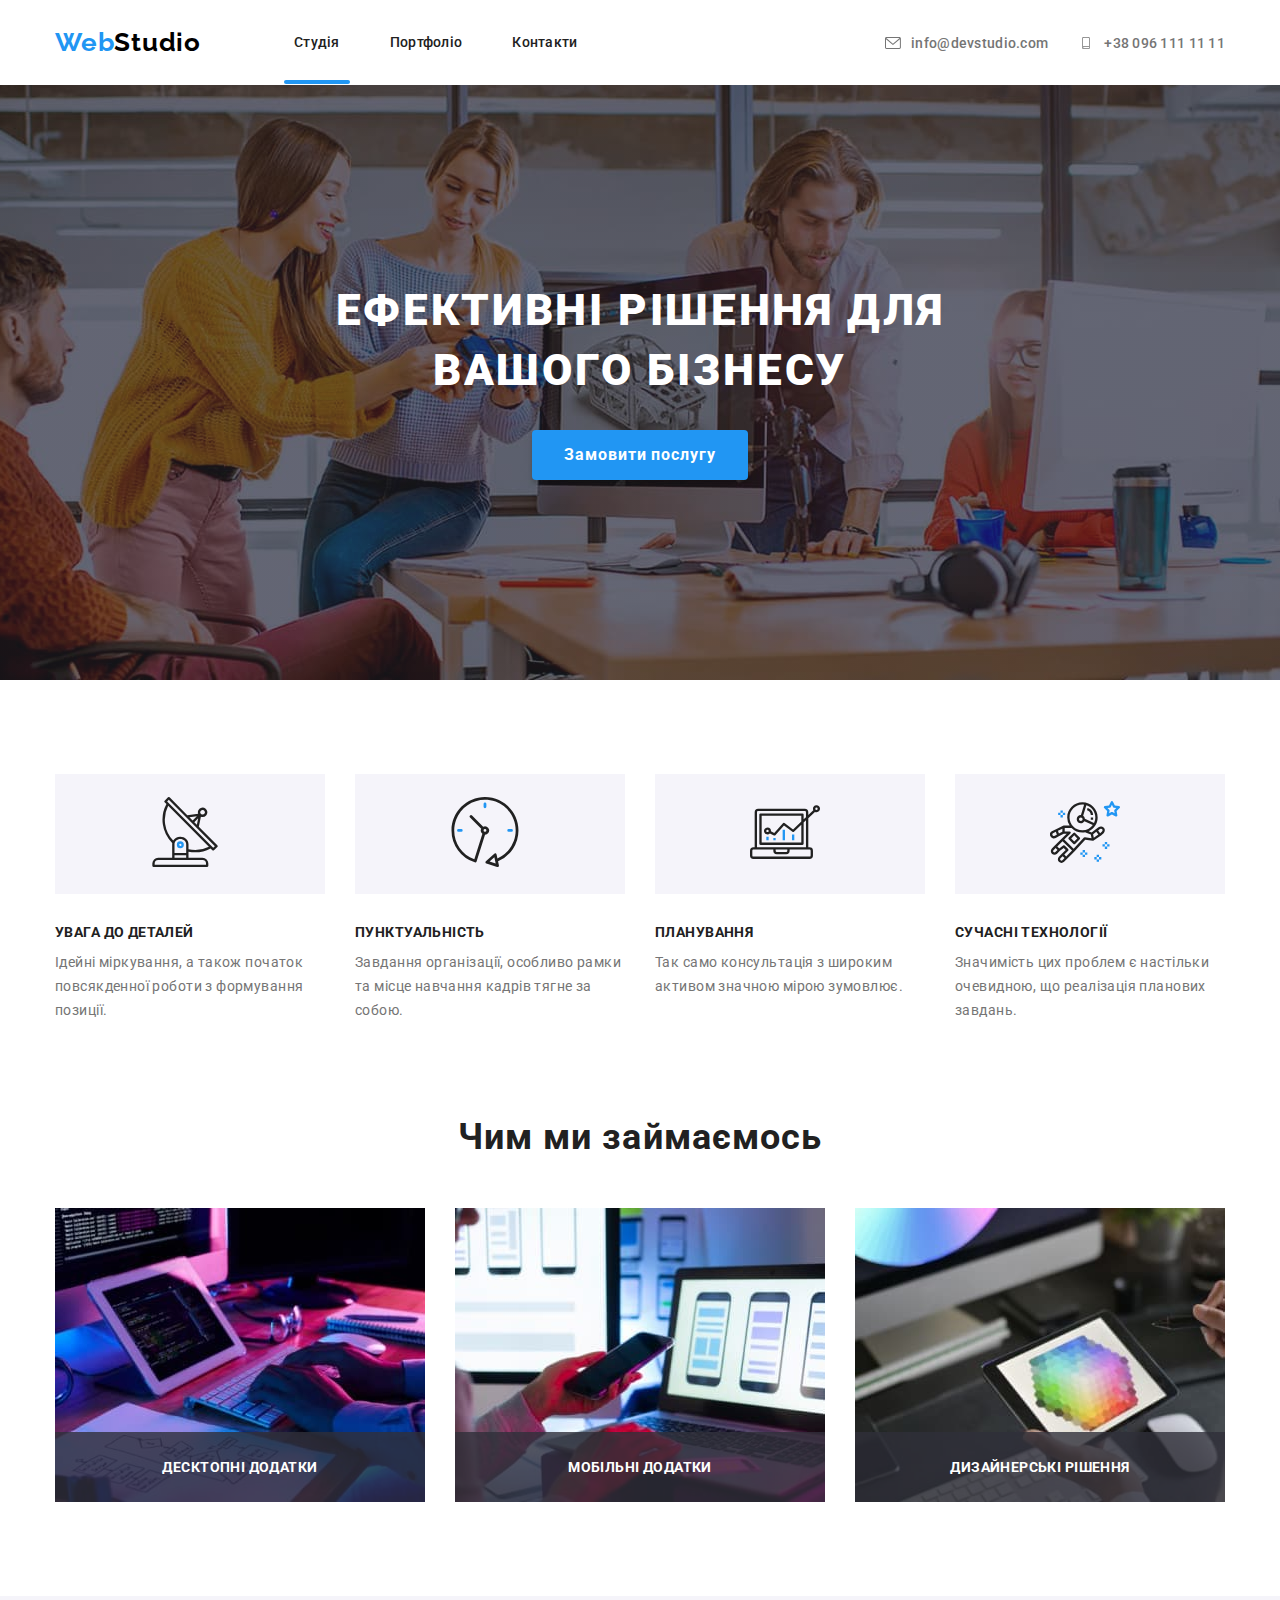
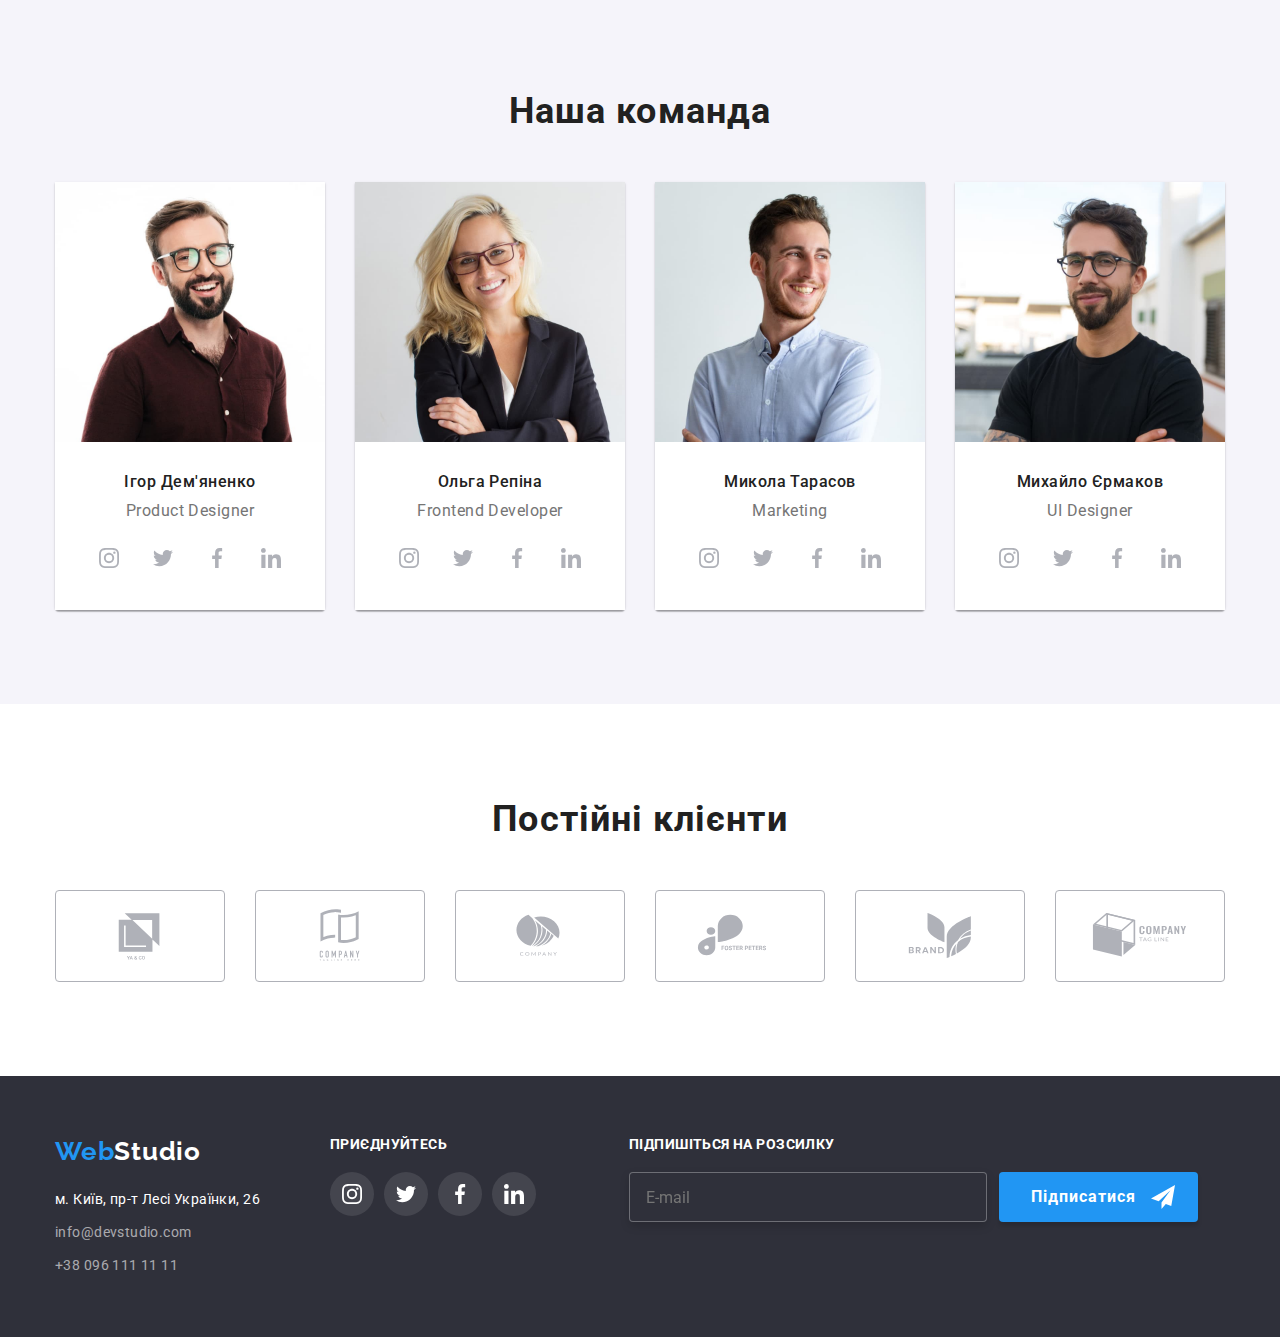
<file: index.html>
<!DOCTYPE html>
<html lang="en">
  <head>
    <meta charset="UTF-8" />
    <meta http-equiv="X-UA-Compatible" content="IE=edge" />
    <meta name="viewport" content="width=device-width, initial-scale=1.0" />
    <title>Студія</title>
    <link rel="preconnect" href="https://fonts.googleapis.com" />
    <link rel="preconnect" href="https://fonts.gstatic.com" crossorigin />
    <link
      href="https://fonts.googleapis.com/css2?family=Raleway:wght@700&family=Roboto:wght@400;500;700;900&display=swap"
      rel="stylesheet"
    />
    <link rel="stylesheet" href="https://cdnjs.cloudflare.com/ajax/libs/modern-normalize/1.1.0/modern-normalize.css" integrity="sha512-Y0MM+V6ymRKN2zStTqzQ227DWhhp4Mzdo6gnlRnuaNCbc+YN/ZH0sBCLTM4M0oSy9c9VKiCvd4Jk44aCLrNS5Q==" crossorigin="anonymous" referrerpolicy="no-referrer" />
    <link
    rel="stylesheet"
    href="https://cdnjs.cloudflare.com/ajax/libs/animate.css/4.1.1/animate.min.css"
  />
    <link rel="stylesheet" href="./css/main.min.css">
  </head>
  <body>
    <header class="header">
      <div class="container ">
      <a class="logo link" href="/">Web<span class="logo--color-black">Studio</span></a>
      <nav class="navigation">
        <ul class="navigation__list list">
          <li class="navigation__item">
            <a href="./index.html" class="navigation__link link current">Студія</a>
          </li>
          <li class="navigation__item">
            <a href="./portfolio.html" class="navigation__link link">Портфоліо</a>
          </li>
          <li class="navigation__item">
            <a href="#footer" class="navigation__link link">Контакти</a>
          </li>
        </ul>
      </nav>
      <div class="contacts">
      <ul class="contacts__adress list">
        <li class="contacts__item">
          <a href="mailto:info@devstudio.com" class="contacts__item link"><svg class="adress-icon" width=16 height=12>
              <use href="./image/symbol-defs.svg#icon-envelope-hover"></use>
            </svg>info@devstudio.com</a
          >
        </li>
        <li class="contacts__item">
          <a href="tel:+380961111111" class="contacts__item link"><svg class="adress-icon" width=16 height=12>
            <use href="./image/symbol-defs.svg#icon-smartphone"></use>
          </svg>+38 096 111 11 11</a>
        </li>
      </ul>
    </div>
    </div>
    </header>
    <main>
      <section class="heading" >
        <div class="container">
        <h1 class="heading__caption">Ефективні рішення для вашого бізнесу</h1>
        <button data-modal-open type="button" class="btn">Замовити послугу</button>
      </div>
      </section>
      <section class="benefits">
        <div class="container">
          <ul class="benefits__icon list">
            <li class="benefits__item"><a href=""><svg class="adress-icon" width=70 height=70>
              <use href="./image/symbol-defs.svg#icon-antenna-1"></use>
            </svg></a></li>
            <li class="benefits__item"><a href=""><svg class="adress-icon" width=70 height=70>
              <use href="./image/symbol-defs.svg#icon-clock-1"></use>
            </svg></a></li>
            <li class="benefits__item"><a href=""><svg class="adress-icon" width=70 height=70>
              <use href="./image/symbol-defs.svg#icon-diagram-1"></use>
            </svg></a></li>
            <li class="benefits__item"><a href=""><svg class="adress-icon" width=70 height=70>
              <use href="./image/symbol-defs.svg#icon-astronaut-1"></use>
            </svg></a></li>
          </ul>
        <ul class="list benefits-description">
          <li class="benefits-description__item">
            <h3 class="benefits-description__heading">Увага до деталей</h3>
            <p class="benefits-description__paragraph">
              Ідейні міркування, а також початок повсякденної роботи з
              формування позиції.
            </p>
          </li>
          <li class="benefits-description__item">
            <h3 class="benefits-description__heading">Пунктуальність</h3>
            <p class="benefits-description__paragraph">
              Завдання організації, особливо рамки та місце навчання кадрів
              тягне за собою.
            </p>
          </li>
          <li class="benefits-description__item">
            <h3 class="benefits-description__heading">Планування</h3>
            <p class="benefits-description__paragraph">
              Так само консультація з широким активом значною мірою зумовлює.
            </p>
          </li>
          <li class="benefits-description__item">
            <h3 class="benefits-description__heading">Сучасні технології</h3>
            <p class="benefits-description__paragraph">
              Значимість цих проблем є настільки очевидною, що реалізація
              планових завдань.
            </p>
          </li>
        </ul>
      </div>
      </section>
      <section class="section-size">
        <div class="container">
        <h2 class="pre-title">Чим ми займаємось</h2>
        <ul class="developer-list list">
          <li >
            <div class="developer-list__item">
            <img
              src="./image/box1.jpg"
              alt="Блоксхеми, кодування на планшеті та macbook"
              width="370"
            />
            <p class="developer-list__text">Десктопні додатки</p>
          </div>
          </li>
          <li >
            <div class="developer-list__item">
            <img
              src="./image/box2.jpg"
              alt="Macbook, телефон, розміщення блоків кодування"
              width="370"
            />
            <p class="developer-list__text">Мобільні додатки</p>
          </div>
          </li>
          <li >
            <div class="developer-list__item">
            <img
              src="./image/box3.jpg"
              alt="Вибір колбору на планшеті"
              width="370"
            />
            <p class="developer-list__text">Дизайнерські рішення</p>
          </div>
          </li>
        </ul>
      </div>
      </section>
      <section class="team section-size ">
        <div class="container">
        <h2 class="pre-title">Наша команда</h2>
        <ul class="list team-list">
          <li class="team-list__item">
            <img src="./image/img1.jpg" alt="Ігор Демяненко" width="270" />
            <div class="team-caption">
            <h3 class="team-list__heading">Ігор Дем'яненко</h3>
            <p class="team-list__paragraph">Product Designer</p>
            <ul class="soc list">
              <li class="soc__item"><a href="" class="soc__link link">
                <svg class="soc__icon" width=20 height=20px>
                  <use href="./image/symbol-defs.svg#icon-instagram"></use>
                </svg>
              </a></li>
              <li class="soc__item"><a href="" class="soc__link link">
                <svg class="soc__icon" width=20 height=20px>
                  <use href="./image/symbol-defs.svg#icon-twitter"></use>
                </svg>
              </a></li>
              <li class="soc__item"><a href="" class="soc__link link">
                <svg class="soc__icon" width=20 height=20>
                  <use href="./image/symbol-defs.svg#icon-facebook"></use>
                </svg>
              </a></li>
              <li class="soc__item"><a href="" class="soc__link link">
                <svg class="soc__icon" width=20 height=20>
                  <use href="./image/symbol-defs.svg#icon-linkedin"></use>
                </svg>
              </a></li>
            </ul>
          </div>
          </li>
          <li class="team-list__item">
            <img src="./image/img2.jpg" alt="Ольга Репіна" width="270" />
            <div class="team-caption">
            <h3 class="team-list__heading">Ольга Репіна</h3>
            <p class="team-list__paragraph">Frontend Developer</p>
            <ul class="soc list">
              <li class="soc__item"><a href="" class="soc__link link">
                <svg class="soc__icon" width=20 height=20px>
                  <use href="./image/symbol-defs.svg#icon-instagram"></use>
                </svg>
              </a></li>
              <li class="soc__item"><a href="" class="soc__link link">
                <svg class="soc__icon" width=20 height=20px>
                  <use href="./image/symbol-defs.svg#icon-twitter"></use>
                </svg>
              </a></li>
              <li class="soc__item"><a href="" class="soc__link link">
                <svg class="soc__icon" width=20 height=20>
                  <use href="./image/symbol-defs.svg#icon-facebook"></use>
                </svg>
              </a></li>
              <li class="soc__item"><a href="" class="soc__link link">
                <svg class="soc__icon" width=20 height=20>
                  <use href="./image/symbol-defs.svg#icon-linkedin"></use>
                </svg>
              </a></li>
            </ul>
          </div>
          </li>
          <li class="team-list__item">
            <img src="./image/img3.jpg" alt="Микола Тарасов" width="270" />
            <div class="team-caption">
            <h3 class="team-list__heading">Микола Тарасов</h3>
            <p class="team-list__paragraph">Marketing</p>
            <ul class="soc list">
              <li class="soc__item"><a href="" class="soc__link link">
                <svg class="soc__icon" width=20 height=20px>
                  <use href="./image/symbol-defs.svg#icon-instagram"></use>
                </svg>
              </a></li>
              <li class="soc__item"><a href="" class="soc__link link">
                <svg class="soc__icon" width=20 height=20px>
                  <use href="./image/symbol-defs.svg#icon-twitter"></use>
                </svg>
              </a></li>
              <li class="soc__item"><a href="" class="soc__link link">
                <svg class="soc__icon" width=20 height=20>
                  <use href="./image/symbol-defs.svg#icon-facebook"></use>
                </svg>
              </a></li>
              <li class="soc__item"><a href="" class="soc__link link">
                <svg class="soc__icon" width=20 height=20>
                  <use href="./image/symbol-defs.svg#icon-linkedin"></use>
                </svg>
              </a></li>
            </ul>
          </div>
          </li>
          <li class="team-list__item">
            <img src="./image/img4.jpg" alt="Михайло Єрмаков" width="270" />
            <div class="team-caption">
            <h3 class="team-list__heading">Михайло Єрмаков</h3>
            <p class="team-list__paragraph">UI Designer</p>
            <ul class="soc list">
              <li class="soc__item"><a href="" class="soc__link link">
                <svg class="soc__icon" width=20 height=20px>
                  <use href="./image/symbol-defs.svg#icon-instagram"></use>
                </svg>
              </a></li>
              <li class="soc__item"><a href="" class="soc__link link">
                <svg class="soc__icon" width=20 height=20px>
                  <use href="./image/symbol-defs.svg#icon-twitter"></use>
                </svg>
              </a></li>
              <li class="soc__item"><a href="" class="soc__link link">
                <svg class="soc__icon" width=20 height=20>
                  <use href="./image/symbol-defs.svg#icon-facebook"></use>
                </svg>
              </a></li>
              <li class="soc__item"><a href="" class="soc__link link">
                <svg class="soc__icon" width=20 height=20>
                  <use href="./image/symbol-defs.svg#icon-linkedin"></use>
                </svg>
              </a></li>
            </ul> 
          </div>
          </li>
        </ul>
      </div>
      </section>
      <section class="client section-size">
        <div class="container ">
         <h2 class="pre-title">Постійні клієнти</h2>
          <ul class="client-logo list">
            <li class="client-logo__item"><a href="" class="client-logo__link link">
                <svg class="logo-customer" width=106 height=60>
                  <use href="./image/symbol-defs.svg#icon-Logo1"></use>
                </svg>
              </a></li>
            <li class="client-logo__item"><a href="" class="client-logo__link link">
                <svg class="logo-customer" width=106 height=60>
                  <use href="./image/symbol-defs.svg#icon-Logo2"></use>
                </svg>
              </a></li>
            <li class="client-logo__item"><a href="" class="client-logo__link link">
                <svg class="logo-customer" width=106 height=60>
                  <use href="./image/symbol-defs.svg#icon-Logo3"></use>
                </svg>
              </a></li>
            <li class="client-logo__item"><a href="" class="client-logo__link link">
                <svg class="logo-customer" width=106 height=60>
                  <use href="./image/symbol-defs.svg#icon-Logo4"></use>
                </svg>
              </a></li>
            <li class="client-logo__item"><a href="" class="client-logo__link link">
                <svg class="logo-customer" width=106 height=60>
                  <use href="./image/symbol-defs.svg#icon-Logo5"></use>
                </svg>
              </a></li>
            <li class="client-logo__item"><a href="" class="client-logo__link link">
                <svg class="logo-customer" width=106 height=60>
                  <use href="./image/symbol-defs.svg#icon-Logo6"></use>
                </svg>
              </a></li>
          </ul>
      
      </div>
      </section>
    </main>

    <footer class="footer" id="footer">
      <div class="container">
      <div>
        <div class="footer-logo">
      <a href="./index.html" class="logo link">Web<span class="logo--color-white">Studio</span></a>
    </div>
        <ul class="list footer-adress">
          <li class="footer-item">
            <a 
              href="https://goo.gl/maps/T8n9MHEeojXx5YYr6" 
              target="_blank"
              class="address-link link"
              >м. Київ, пр-т Лесі Українки, 26</a
            >
          </li>
          <li class="footer-item">
            <a href="mailto:info@devstudio.com" class="link"
              >info@devstudio.com</a
            >
          </li>
          <li class="footer-item">
            <a href="tel:+380961111111" class="link">+38 096 111 11 11</a>
          </li>
        </ul>
      
    </div>
     <div class="social-link-footer">
      <h3 class="social-connect-heading" >Приєднуйтесь </h3>
        <ul class="list social-connect-list">
          <li class=""><a href="" class="soc-item-footer link">
            <svg class="soc__icon" width=20 height=20px>
              <use href="./image/symbol-defs.svg#icon-instagram"></use>
            </svg>
          </a></li>
          <li class=""><a href="" class="soc-item-footer link">
            <svg class="soc__icon" width=20 height=20px>
              <use href="./image/symbol-defs.svg#icon-twitter"></use>
            </svg>
          </a></li>
          <li class=""><a href="" class="soc-item-footer link">
            <svg class="soc__icon" width=20 height=20>
              <use href="./image/symbol-defs.svg#icon-facebook"></use>
            </svg>
          </a></li>
          <li class=""><a href="" class="soc-item-footer link">
            <svg class="soc-icon" width=20 height=20>
              <use href="./image/symbol-defs.svg#icon-linkedin"></use>
            </svg>
          </a></li>
        </ul>
     </div>
<form >
     <div class="mailing social-link-footer">
      <h3 class="mailing-heading">Підпишіться на розсилку</h3>
      <div class="mailing-input">
     <label class="modal-label" for="email"></label>
      <input type="email" name="email" placeholder="E-mail" id="email" class="input-mailing">
      <button type="submit" class="btn mailing_btn">Підписатися</button>
      <svg class="sent-svg" width="24" height="24">
     <use href="./image/symbol-defs.svg#icon-icon-send"></use>
      </svg>
    </div>
     </div>
    </form>
     </div>
    
    
    </footer>
    <div class="backdrop is-hidden " data-modal>
      <div class="modal">
        <button data-modal-close type="button" class="close-modal"><svg class="input-icon-modal" width="18" height="18">
          <use href="./image/symbol-defs.svg#icon-close-black-18dp-2-1"></use>
            </svg>
        </button>
      <p class="modal-par">Залиште свої дані, ми вам передзвонимо</p>
        <form class="modal-form">
          <div class="modal-field">
            <label class="modal-label" for="user-name">Ім'я</label>
            <div class="input-wrap">
              <input type="text" class="modal-input" name="name" id="user-name"/>
            <svg class="input-icon" width="18" height="18">
          <use href="./image/symbol-defs.svg#icon-person-black"></use>
            </svg>
            </div>
          </div>
          <div class="modal-field">
            <label class="modal-label" for="user-number">Телефон</label>
            <div class="input-wrap">
              <input type="number" class="modal-input" name="number" id="user-number"/>
            <svg class="input-icon" width="18" height="18">
          <use href="./image/symbol-defs.svg#icon-phone-black"></use>
            </svg>
            </div>
          </div><div class="modal-field">
            <label class="modal-label" for="user-email">Пошта</label>
            <div class="input-wrap">
              <input type="email" class="modal-input" name="email" id="user-email"/>
            <svg class="input-icon" width="18" height="18">
          <use href="./image/symbol-defs.svg#icon-email-black"></use>
            </svg>
            </div>
          </div>
          <div class="modal-field">
            <label class="modal-label" for="user-comment" >Коментар</label>
            <div class="input-wrap">
              <textarea name="user-comment" id="user-comment" placeholder="Введіть текст" class="modal-input-comment modal-input"></textarea>
            </div>
            </div>
          <div>
            <input type="checkbox" name="policy" id="policy" class="modal-check visually-hidden" value="true">
          <label for="policy" class="policy-text">Погоджуюся з розсилкою та приймаю <span><a href="#">Умови договору</a></span> </label>
          </div>
          <button type="submit" class="btn">Відправити</button>
        </form>
      </div>
    </div>
    <script src="./js/modal.js"></script>
  </body>
</html>
</file>
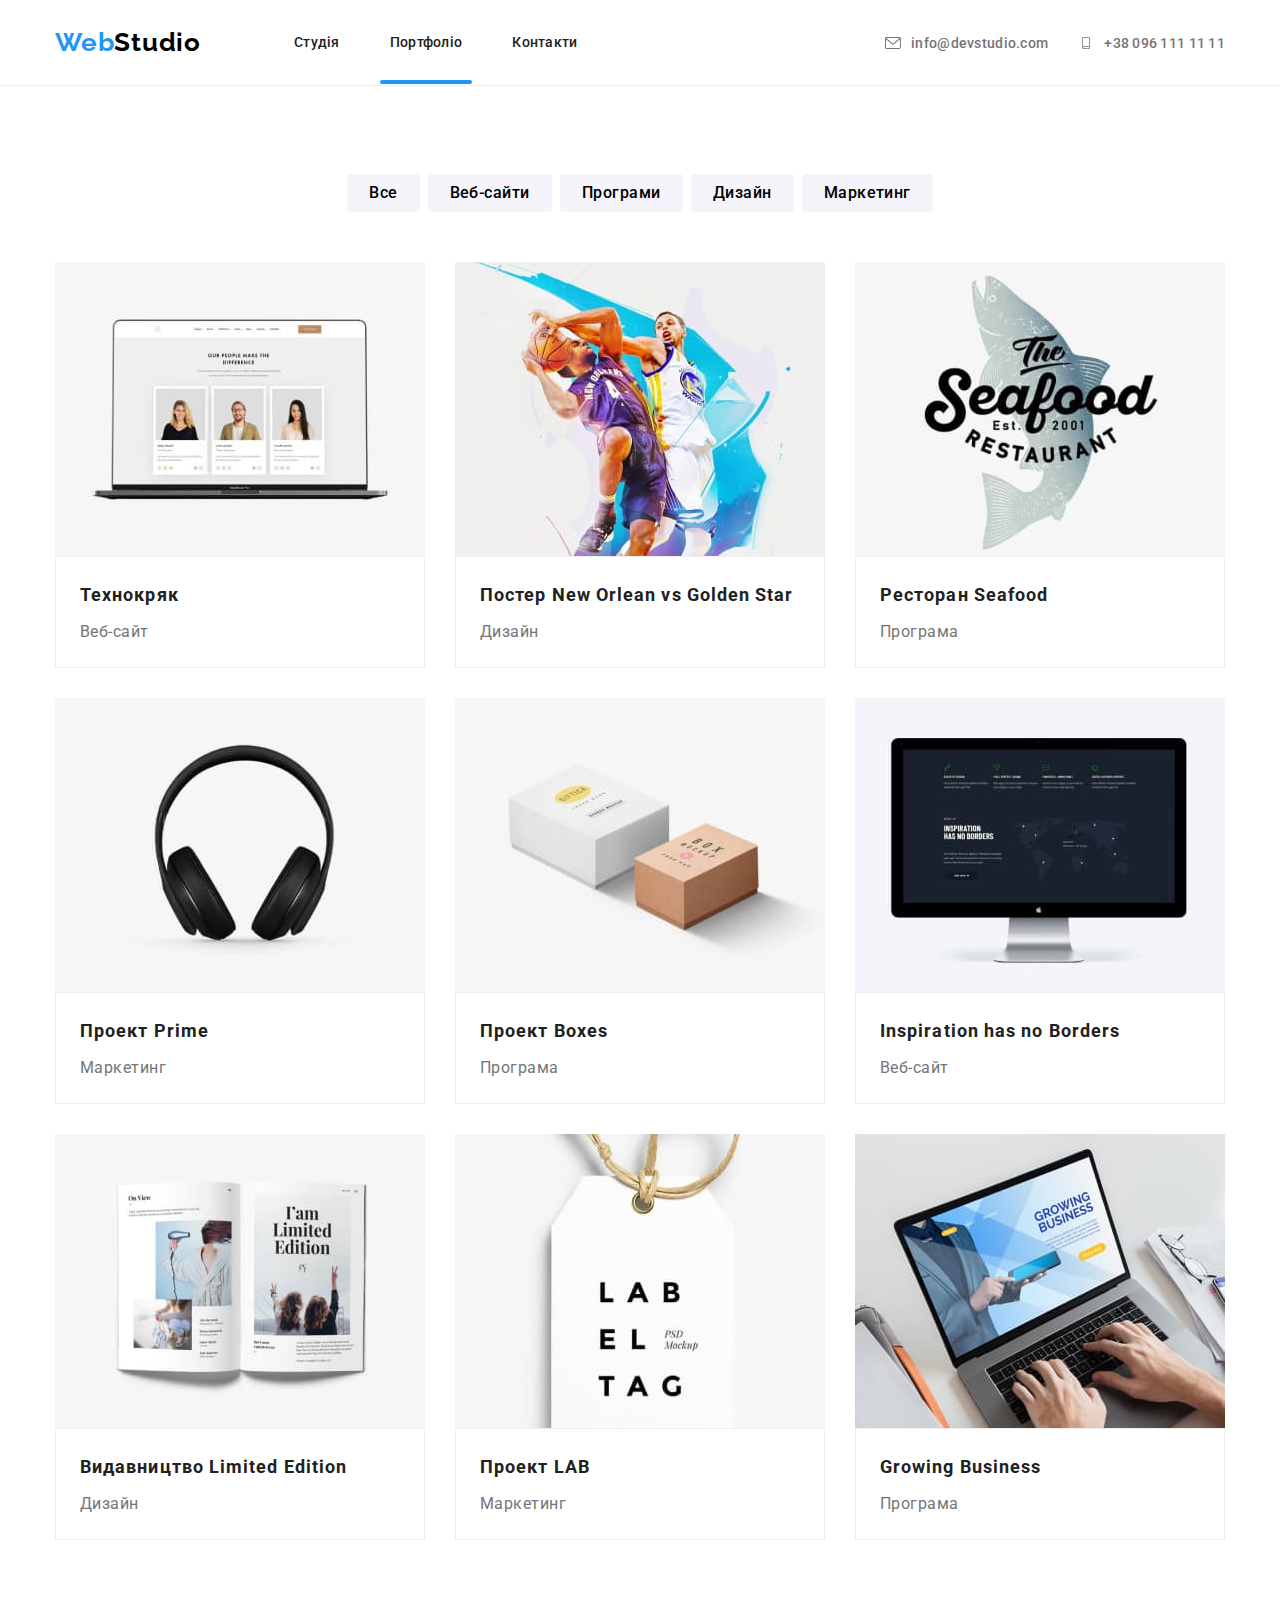
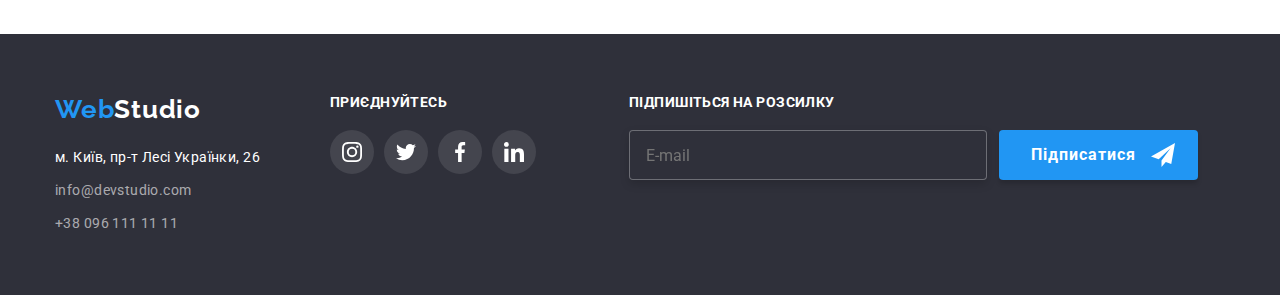
<file: portfolio.html>
<!DOCTYPE html>
<html lang="en">
  <head>
    <meta charset="UTF-8" />
    <meta http-equiv="X-UA-Compatible" content="IE=edge" />
    <meta name="viewport" content="width=device-width, initial-scale=1.0" />
    <title>Студія</title>
    <link rel="preconnect" href="https://fonts.googleapis.com" />
    <link rel="preconnect" href="https://fonts.gstatic.com" crossorigin />
    <link
      href="https://fonts.googleapis.com/css2?family=Raleway:wght@700&family=Roboto:wght@400;500;700;900&display=swap"
      rel="stylesheet"
    />
    <link
      rel="stylesheet"
      href="https://cdnjs.cloudflare.com/ajax/libs/modern-normalize/1.1.0/modern-normalize.css"
      integrity="sha512-Y0MM+V6ymRKN2zStTqzQ227DWhhp4Mzdo6gnlRnuaNCbc+YN/ZH0sBCLTM4M0oSy9c9VKiCvd4Jk44aCLrNS5Q=="
      crossorigin="anonymous"
      referrerpolicy="no-referrer"
    />
    <link
    rel="stylesheet"
    href="https://cdnjs.cloudflare.com/ajax/libs/animate.css/4.1.1/animate.min.css"
  />
  <link rel="stylesheet" href="./css/main.min.css">
  </head>
  <body>
    <header class="header header-portfolio">
      <div class="container ">
      <a class="logo link" href="/">Web<span class="logo--color-black">Studio</span></a>
      <nav class="navigation">
        <ul class="navigation__list list">
          <li class="navigation__item">
            <a href="./index.html" class="navigation__link link">Студія</a>
          </li>
          <li class="navigation__item">
            <a href="./portfolio.html" class="navigation__link link current">Портфоліо</a>
          </li>
          <li class="navigation__item">
            <a href="#footer" class="navigation__link link">Контакти</a>
          </li>
        </ul>
      </nav>
      <div class="contacts">
      <ul class="contacts__adress list">
        <li class="contacts__item">
          <a href="mailto:info@devstudio.com" class="contacts__item link"><svg class="adress-icon" width=16 height=12>
              <use href="./image/symbol-defs.svg#icon-envelope-hover"></use>
            </svg>info@devstudio.com</a
          >
        </li>
        <li class="contacts__item">
          <a href="tel:+380961111111" class="contacts__item link"><svg class="adress-icon" width=16 height=12>
            <use href="./image/symbol-defs.svg#icon-smartphone"></use>
          </svg>+38 096 111 11 11</a>
        </li>
      </ul>
    </div>
    </div>
    </header>
    <main>
      <section class="section-size">
        <div class="container">
          <ul class="list list-button">
            <li><button type="button" class="list-button__item">Все</button></li>
            <li><button type="button" class="list-button__item">Веб-сайти</button></li>
            <li><button type="button" class="list-button__item">Програми</button></li>
            <li><button type="button" class="list-button__item">Дизайн</button></li>
            <li><button type="button" class="list-button__item">Маркетинг</button></li>
          </ul>
          <ul class="list card__list">
            <li class="card">
              <div class="card__wrapper">
              <img src="./image/portfolio1.jpg" alt="Вебсайт на macbook" 
              class="ecard__img" width="370px">
              <p class="card__wrapper-text">Ресурс пропонує комплексні пропозиції з різним рівнем функціоналу та сервісів. Все це дозволить відвідувачу отримати вичерпні відомості про компанію чи приватну особу.
              </p>
            </div>
              <div class="caption">
                <h3 class="caption__heading">Технокряк</h3>
                <p class="caption__paragraph">Веб-сайт</p>
              </div>
            </li>
            <li class="card">
              <div class="card__wrapper">
              <img src="./image/portfolio2.jpg" alt="Баскетбол" 
              class="ecard__img" width="370px">
              <p class="card__wrapper-text">Ресурс пропонує комплексні пропозиції з різним рівнем функціоналу та сервісів. Все це дозволить відвідувачу отримати вичерпні відомості про компанію чи приватну особу.
              </p>
            </div>
              <div class="caption">
                <h3 class="caption__heading">
                  Постер New Orlean vs Golden Star
                </h3>
                <p class="caption__paragraph">Дизайн</p>
              </div>
            </li>
            <li class="card">
              <div class="card__wrapper">
              <img src="./image/portfolio3.jpg" alt="Лого ресторану" 
              class="ecard__img" width="370px">
              <p class="card__wrapper-text">Ресурс пропонує комплексні пропозиції з різним рівнем функціоналу та сервісів. Все це дозволить відвідувачу отримати вичерпні відомості про компанію чи приватну особу.
              </p>
            </div>
              <div class="caption">
                <h3 class="caption__heading">Ресторан Seafood</h3>
                <p class="caption__paragraph">Програма</p>
              </div>
            </li>
            <li class="card">
              <div class="card__wrapper">
              <img src="./image/portfolio4.jpg" alt="Навушники" 
              class="ecard__img" width="370px">
              <p class="card__wrapper-text">Ресурс пропонує комплексні пропозиції з різним рівнем функціоналу та сервісів. Все це дозволить відвідувачу отримати вичерпні відомості про компанію чи приватну особу.
              </p>
            </div>
              <div class="caption">
                <h3 class="caption__heading">Проект Prime</h3>
                <p class="caption__paragraph">Маркетинг</p>
              </div>
            </li>
            <li class="card">
              <div class="card__wrapper">
              <img src="./image/portfolio5.jpg" alt="2 коробки" 
              class="ecard__img" width="370px">
              <p class="card__wrapper-text">Ресурс пропонує комплексні пропозиції з різним рівнем функціоналу та сервісів. Все це дозволить відвідувачу отримати вичерпні відомості про компанію чи приватну особу.
              </p>
              </div>
              <div class="caption">
                <h3 class="caption__heading">Проект Boxes</h3>
                <p class="caption__paragraph">Програма</p>
              </div>
            </li>
            <li class="card">
              <div class="card__wrapper">
              <img src="./image/portfolio6.jpg" alt="macbook з відкритим сайтом"
               class="ecard__img" width="370px">
               <p class="card__wrapper-text">Ресурс пропонує комплексні пропозиції з різним рівнем функціоналу та сервісів. Все це дозволить відвідувачу отримати вичерпні відомості про компанію чи приватну особу.
              </p>
              </div>
              <div class="caption">
                <h3 class="caption__heading">Inspiration has no Borders</h3>
                <p class="caption__paragraph">Веб-сайт</p>
              </div>
            </li>
            <li class="card">
              <div class="card__wrapper">
              <img src="./image/portfolio7.jpg" alt="Книга" 
              class="ecard__img" width="370px">
              <p class="card__wrapper-text">Ресурс пропонує комплексні пропозиції з різним рівнем функціоналу та сервісів. Все це дозволить відвідувачу отримати вичерпні відомості про компанію чи приватну особу.
              </p>
            </div>
              <div class="caption">
                <h3 class="caption__heading">Видавництво Limited Edition</h3>
                <p class="caption__paragraph">Дизайн</p>
              </div>
            </li>
            <li class="card">
              <div class="card__wrapper">
              <img src="./image/portfolio8.jpg" alt="Бірка продукту" 
              class="ecard__img" width="370px">
              <p class="card__wrapper-text">Ресурс пропонує комплексні пропозиції з різним рівнем функціоналу та сервісів. Все це дозволить відвідувачу отримати вичерпні відомості про компанію чи приватну особу.
              </p>
            </div>
              <div class="caption">
                <h3 class="caption__heading">Проект LAB</h3>
                <p class="caption__paragraph">Маркетинг</p>
              </div>
            </li>
            <li class="card">
              <div class="card__wrapper">
              <img src="./image/portfolio9.jpg" alt="Презентація на macbook" 
              class="ecard__img" width="370px">
              <p class="card__wrapper-text">Ресурс пропонує комплексні пропозиції з різним рівнем функціоналу та сервісів. Все це дозволить відвідувачу отримати вичерпні відомості про компанію чи приватну особу.
              </p>
            </div>
              <div class="caption">
                <h3 class="caption__heading">Growing Business</h3>
                <p class="caption__paragraph">Програма</p>
              </div>
            </li>
          </ul>
        </div>
      </section>
    </main>
    <footer class="footer" id="footer">
      <div class="container">
      <div>
        <div class="footer-logo">
      <a href="./index.html" class="logo link">Web<span class="logo--color-white">Studio</span></a>
    </div>
      
        <ul class="list footer-adress">
          <li class="footer-item">
            <a 
              href="https://goo.gl/maps/T8n9MHEeojXx5YYr6" 
              target="_blank"
              class="address-link link"
              >м. Київ, пр-т Лесі Українки, 26</a
            >
          </li>
          <li class="footer-item">
            <a href="mailto:info@devstudio.com" class="link"
              >info@devstudio.com</a
            >
          </li>
          <li class="footer-item">
            <a href="tel:+380961111111" class="link">+38 096 111 11 11</a>
          </li>
        </ul>
      
    </div>
     <div class="social-link-footer">
      <h3 class="social-connect-heading" >Приєднуйтесь </h3>
        <ul class="list social-connect-list">
          <li class=""><a href="" class="soc-item-footer link">
            <svg class="soc__icon" width=20 height=20px>
              <use href="./image/symbol-defs.svg#icon-instagram"></use>
            </svg>
          </a></li>
          <li class=""><a href="" class="soc-item-footer link">
            <svg class="soc__icon" width=20 height=20px>
              <use href="./image/symbol-defs.svg#icon-twitter"></use>
            </svg>
          </a></li>
          <li class=""><a href="" class="soc-item-footer link">
            <svg class="soc__icon" width=20 height=20>
              <use href="./image/symbol-defs.svg#icon-facebook"></use>
            </svg>
          </a></li>
          <li class=""><a href="" class="soc-item-footer link">
            <svg class="soc-icon" width=20 height=20>
              <use href="./image/symbol-defs.svg#icon-linkedin"></use>
            </svg>
          </a></li>
        </ul>
     </div>
<form >
     <div class="mailing social-link-footer">
      <h3 class="mailing-heading">Підпишіться на розсилку</h3>
      <div class="mailing-input">
     <label class="modal-label" for="email"></label>
      <input type="email" name="email" placeholder="E-mail" id="email" class="input-mailing">
      <button type="submit" class="btn mailing_btn">Підписатися</button>
      <svg class="sent-svg" width="24" height="24">
     <use href="./image/symbol-defs.svg#icon-icon-send"></use>
      </svg>
    </div>
     </div>
    </form>
     </div>
    
    
    </footer>
  </body>
</html>
</file>
<file: css/main.min.css>
:root{--basic-color: #2196f3;--color-paragraph: #757575;--color-heading: #212121}p,h1,h2,h3,h4,h5,h6{margin:0}ul{margin:0%}address{font-style:normal}body{font-family:"Roboto",sans-serif;color:#212121}a{color:currentColor}button{cursor:pointer}.list{list-style:none}.link{text-decoration:none}img{display:block}body{padding-top:80px}.pre-title{font-weight:700;font-size:36px;line-height:1.1666666667;text-align:center;letter-spacing:.03em;color:var(--color-heading)}.btn{font-weight:700;font-size:16px;line-height:1.875;display:flex;align-items:center;text-align:center;justify-content:center;letter-spacing:.06em;color:#fff;background-color:#2196f3;box-shadow:0px 4px 4px rgba(0,0,0,.15);border-radius:4px;border:none;padding:10px 32px;margin-left:auto;margin-right:auto}.container{width:1200px;margin-left:auto;margin-right:auto;padding-left:15px;padding-right:15px}.section-size{padding-top:94px;padding-bottom:94px}.logo{font-family:"Raleway",sans-serif;font-weight:700;font-size:26px;line-height:1.1923076923;letter-spacing:.03em;color:#2196f3}.logo--color-black{color:#000}.logo--color-white{color:#fff}.visually-hidden{position:absolute;width:1px;height:1px;margin:-1px;border:0;padding:0;white-space:nowrap;clip-path:inset(100%);clip:rect(0 0 0 0);overflow:hidden}.header>.container{display:flex;align-items:center}.header{background:#fff;position:fixed;width:100%;top:0;left:0;z-index:2}.navigation__list{display:flex;gap:30px;padding-left:0;margin-left:83px}.navigation__item{position:relative;padding-top:24px;padding-bottom:25px}.current::after{position:absolute;bottom:1px;left:0;content:"";width:100%;height:4px;display:block;background-color:#2196f3;border-radius:2px}.navigation__link{font-weight:500;font-size:14px;line-height:1.1428571429;letter-spacing:.02em;display:inline-block;padding:10px;color:var(--color-heading);transition-property:color;transition-duration:250ms;transition-timing-function:cubic-bezier(0.4, 0, 0.2, 1)}.navigation__link:not:last-child{margin-right:50px}.navigation__link:hover,.navigation__link:focus{color:var(--basic-color)}.contacts{margin-left:auto}.contacts__adress{font-weight:500;font-size:14px;line-height:1.1428571429;letter-spacing:.02em;color:var(--color-paragraph);display:flex}.contacts__item{font-weight:500;font-size:14px;line-height:1.1428571429;letter-spacing:.02em;color:var(--color-paragraph);fill:var(--color-paragraph);margin-left:15px;align-items:center;display:flex;transition-property:color,fill;transition-duration:250ms;transition-timing-function:cubic-bezier(0.4, 0, 0.2, 1)}.contacts__item:hover,.contacts__item:focus{color:var(--basic-color);fill:var(--basic-color)}.adress-icon{margin-right:10px}.heading{max-width:1600;background-color:#2f303a;background-image:linear-gradient(rgba(47, 48, 58, 0.4), rgba(47, 48, 58, 0.4)),url(../image/bg-img.jpg);background-repeat:no-repeat;background-size:cover;background-position:center;padding-top:200px;padding-left:auto;padding-right:auto;padding-bottom:200px;text-align:center}.heading__caption{font-weight:900;font-size:44px;line-height:1.3636363636;letter-spacing:.06em;text-transform:uppercase;color:#fff;max-width:696px;margin-left:auto;margin-right:auto;text-align:center;margin-bottom:30px}.benefits-description{display:flex;padding-left:0;text-align:left;gap:30px}.benefits-description__heading{font-weight:700;font-size:14px;line-height:1.1428571429;letter-spacing:.03em;text-transform:uppercase;color:var(--color-heading)}.benefits-description__item{gap:30}.benefits-description__paragraph{font-size:14px;line-height:1.7142857143;letter-spacing:.03em;color:var(--color-paragraph);margin-top:10px;max-width:270px}.benefits{padding-top:94px}.benefits__icon{display:flex;gap:30px;padding-left:0;margin-bottom:30px;align-items:center;justify-content:center}.benefits__item{width:270px;height:120px;border:50%;background-color:#f5f4fa;display:flex;align-items:center;justify-content:center}.developer-list{display:flex;gap:30px;padding-left:0;width:calc((100% - 60px)/3);margin-top:50px}.developer-list__text{font-weight:700;font-size:14px;line-height:1.1428571429;letter-spacing:.03em;text-transform:uppercase;color:#fff;background-color:rgba(47,48,58,.8);position:absolute;width:100%;padding-top:27px;padding-bottom:27px;bottom:0;left:0;text-align:center;transition-property:opacity;transition-duration:250ms;transition-timing-function:cubic-bezier(0.4, 0, 0.2, 1)}.developer-list__item{position:relative}.team{background-color:#f5f4fa}.team-list__item{box-shadow:0px 1px 3px rgba(0,0,0,.12),0px 1px 1px rgba(0,0,0,.14),0px 2px 1px rgba(0,0,0,.2);border-radius:0px 0px 4px 4px}.team-caption{padding:30px 8px;text-align:center;background-color:#fff}.team-list{display:flex;gap:30px;padding-left:0;width:calc((100% - 90px)/4);margin-top:50px}.team-header{font-weight:700;font-size:36px;line-height:1.1666666667;text-align:center;letter-spacing:.03em;color:var(--color-heading)}.team-list__heading{font-weight:500;font-size:16px;line-height:1.1875;letter-spacing:.03em;color:var(--color-heading)}.team-list__paragraph{font-style:normal;font-size:16px;line-height:1.1875;letter-spacing:.03em;color:var(--color-paragraph);margin-top:10px;margin-bottom:16px}.soc{display:flex;justify-content:center;gap:10px;padding-left:0}.soc__link{width:44px;height:44px;border-radius:50%;background-color:#fff;display:flex;align-items:center;justify-content:center;fill:#afb1b8;transition-property:background-color,fill;transition-duration:250ms;transition-timing-function:cubic-bezier(0.4, 0, 0.2, 1)}.soc__link:hover,.soc__link:focus{background-color:#2196f3;fill:#fff}.client-logo{display:flex;gap:30px;padding-left:0;margin-top:50px}.client-logo__link{width:170px;height:92px;border:1px solid #afb1b8;border-radius:4px;display:flex;align-items:center;justify-content:center;fill:#afb1b8;transition-property:fill,border;transition-duration:250ms;transition-timing-function:cubic-bezier(0.4, 0, 0.2, 1)}.client-logo__link:hover,.client-logo__link:focus{fill:#2196f3;border:1px solid #2196f3}footer{padding-top:60px;padding-bottom:60px;background-color:#2f303a}.footer-adress{padding-left:0}.footer-logo{margin-bottom:20px;display:flex}.footer .container{display:flex}.footer-item{font-size:14px;line-height:1.7142857143;letter-spacing:.03em;color:rgba(255,255,255,.6);margin-bottom:9px}.footer-item:last-child{margin-bottom:0}.address-link{color:#fff;transition-property:color;transition-duration:250ms;transition-timing-function:cubic-bezier(0.4, 0, 0.2, 1)}.address-link:hover,.address-link:focus{color:var(--basic-color)}.mailing-heading{font-weight:700;font-size:14px;line-height:1.1428571429;letter-spacing:.03em;text-transform:uppercase;color:#fff;text-align:left;margin-left:93px;margin-bottom:20px}.mailing-input{position:relative;display:flex;margin-left:93px}.sent-svg{position:absolute;right:23px;top:50%;transform:translateY(-50%)}.input-mailing{border:1px solid rgba(255,255,255,.3);filter:drop-shadow(0px 4px 4px rgba(0, 0, 0, 0.15));border-radius:4px;background-color:#2f303a;width:358px;height:50px;color:#fff;padding-left:16px;margin-right:12px}.mailing_btn{padding-right:62px}.social-connect-heading{font-weight:700;font-size:14px;line-height:1.1428571429;letter-spacing:.03em;text-transform:uppercase;color:#fff;margin-bottom:20px;margin-left:70px}.social-connect-list{display:flex;gap:10px;padding-left:0;margin-left:70px}.soc-item-footer{width:44px;height:44px;border-radius:50%;background-color:rgba(255,255,255,.1);align-items:center;justify-content:center;display:flex;fill:#fff;transition-property:background-color;transition-duration:250ms;transition-timing-function:cubic-bezier(0.4, 0, 0.2, 1)}.soc-item-footer:hover,.soc-item-footer:focus{background-color:#2196f3}.header-portfolio{border-bottom:1px solid #ececec}.list-button{display:flex;justify-content:center;padding-left:0;gap:8px}.list-button__item{font-family:inherit;font-weight:500;font-size:16px;line-height:1.625;text-align:center;letter-spacing:.03em;margin-bottom:50px;padding:6px 22px;gap:8px;background:#f5f4fa;border-radius:4px;transition-property:background-color,color,box-shadow;transition-duration:250ms;transition-timing-function:cubic-bezier(0.4, 0, 0.2, 1);border:none}.list-button__item:first-child{margin-left:0px}.list-button__item:hover,.list-button__item:focus{background-color:var(--basic-color);color:#fff;box-shadow:0px 3px 1px rgba(0,0,0,.1),0px 1px 2px rgba(0,0,0,.08),0px 2px 2px rgba(0,0,0,.12)}.card__list{display:flex;flex-wrap:wrap;gap:30px;padding-left:0;transition-property:box-shadow;transition-duration:250ms;transition-timing-function:cubic-bezier(0.4, 0, 0.2, 1)}.card:hover,.card:focus{box-shadow:0px 3px 1px rgba(0,0,0,.1),0px 1px 2px rgba(0,0,0,.08),0px 2px 2px rgba(0,0,0,.12)}.caption{padding-right:24px;padding-left:24px;padding-bottom:20px;padding-top:20px;border:1px solid #eee}.caption__heading{font-size:18px;line-height:2;letter-spacing:.06em;color:var(--color-heading);margin-bottom:4px}.caption__paragraph{font-size:16px;line-height:1.875;letter-spacing:.03em;color:var(--color-paragraph)}.card__wrapper{position:relative;overflow:hidden}.card__wrapper-text{position:absolute;top:0;left:0;width:100%;height:100%;background-color:rgba(33,150,243,.9);color:#fff;padding:63px 24px;font-weight:400;font-size:18px;line-height:1.5555555556;letter-spacing:.03em;transform:translateY(100%);transition-property:transform;transition-duration:500ms;transition-timing-function:linear}.card:hover .card__wrapper-text{transform:translateY(0%)}.card:focus .card__wrapper-text{transform:translateY(0%)}.backdrop{position:absolute;top:0;left:0;width:100%;height:100%;background-color:rgba(0,0,0,.2);z-index:3}.backdrop.is-hidden{opacity:0;pointer-events:none;visibility:hidden}.modal{position:absolute;top:50%;left:50%;transform:translate(-50%, -50%);width:528px;min-height:581px;background-color:#fff;border-radius:5px;transform:translate(-50%, -50%) scale(1);transition:transform 500ms cubic-bezier(0.4, 0, 0.2, 1);padding:40px}.backdrop.is-hidden .modal{transform:translate(-50%, -50%) scale(0);transition:transform 500ms cubic-bezier(0.4, 0, 0.2, 1)}.close-modal{display:flex;position:absolute;top:8px;right:8px;width:30px;height:30px;border-radius:50%;border:1px solid rgba(0,0,0,.1);background-color:#fff;align-items:center;justify-content:center}.close-modal:hover,.close-modal:focus{fill:var(--basic-color)}.modal-par{font-weight:700;font-size:20px;line-height:1.15;text-align:center;letter-spacing:.03em;color:#212121}.modal-label{font-weight:400;font-size:12px;line-height:1.1666666667;letter-spacing:.01em;color:#757575}.modal-input{width:100%;height:40px;background:#fff;border:1px solid rgba(33,33,33,.2);border-radius:4px;padding-left:30px;outline:rgba(0,0,0,0);transition:border-color 300ms}.modal-input:focus{border-color:#2196f3}.modal-field{margin-top:10px}.modal-field:first-child{margin-top:12px}.input-wrap{position:relative;margin-top:px}.input-icon{position:absolute;left:12px;top:50%;transform:translateY(-50%);transition:fill 300ms}.modal-input:focus+.input-icon{fill:var(--basic-color)}.modal-input-comment{height:120px;width:100%;border:1px solid rgba(33,33,33,.2);border-radius:4px;resize:none;padding:15px}.policy-text{margin-top:20px;display:flex;font-style:normal;font-weight:400;font-size:14px;line-height:1.7142857143;letter-spacing:.03em;color:#757575;align-items:center;justify-content:center;margin-bottom:30px}.policy-text span{color:var(--basic-color)}.policy-text::before{width:16px;content:"";height:15px;border:2px solid #212121;border-radius:2px;margin-right:8px}.modal-check:checked+.policy-text::before{border:none;background-image:url(../image/check.svg);background-color:var(--basic-color);background-repeat:no-repeat;background-position:center}/*# sourceMappingURL=main.min.css.map */
</file>
